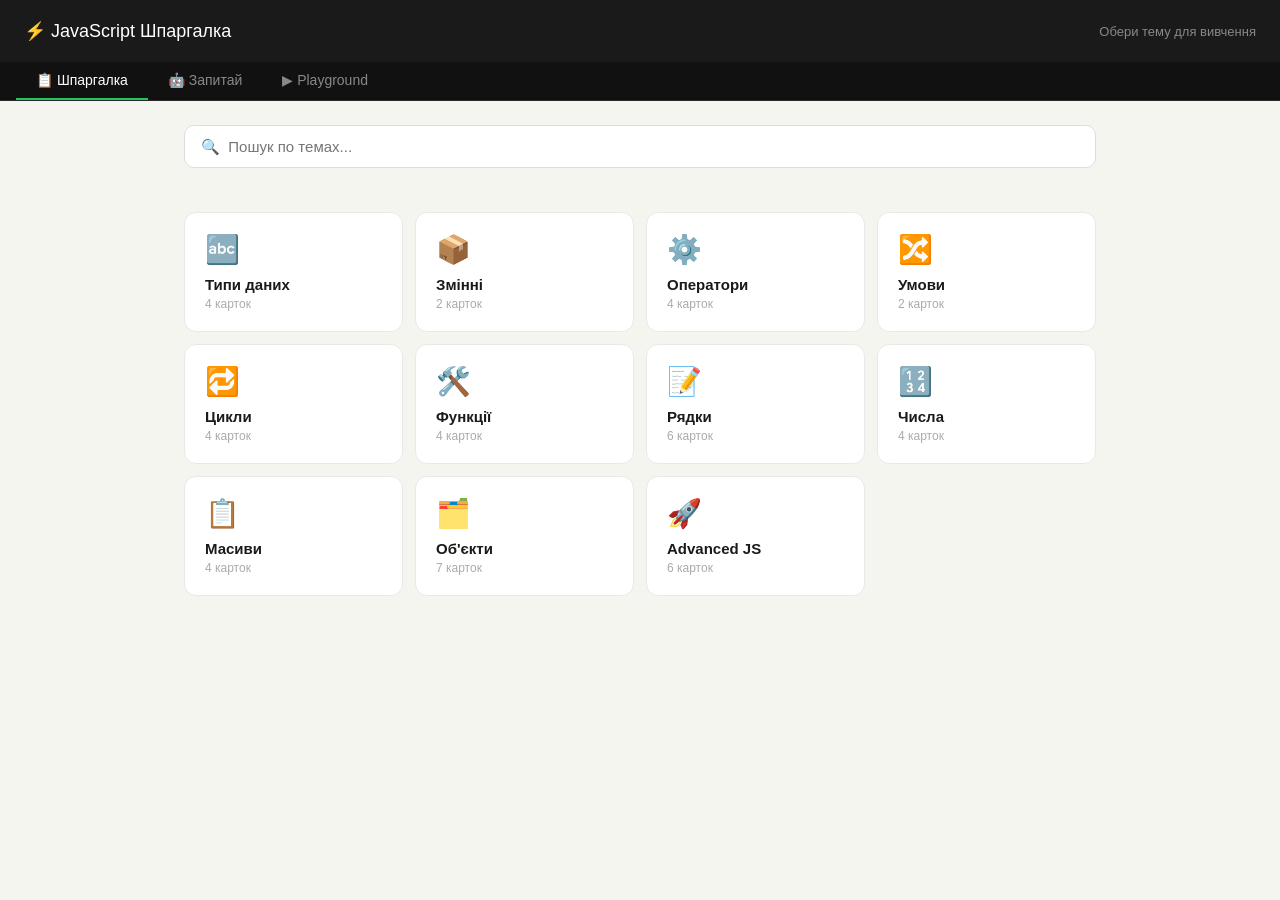
<file: index.html>
<!DOCTYPE html>
<html lang="uk">
<head>
  <meta charset="UTF-8">
  <meta name="viewport" content="width=device-width, initial-scale=1.0">
  <title>JavaScript Шпаргалка</title>
  <link rel="stylesheet" href="style.css">
  <style>
    body { display: flex; flex-direction: column; height: 100vh; overflow: hidden; }
    header { flex-shrink: 0; }

    .nav-tabs {
      display: flex;
      background: #111;
      border-bottom: 1px solid #2a2a2a;
      padding: 0 1rem;
      flex-shrink: 0;
    }
    .nav-tab {
      padding: 10px 20px;
      font-size: 14px;
      color: #888;
      cursor: pointer;
      border-bottom: 2px solid transparent;
      transition: all 0.15s;
      user-select: none;
    }
    .nav-tab:hover { color: #ccc; }
    .nav-tab.active { color: #fff; border-bottom-color: #22c55e; }

    /* ── Pages ── */
    .page { display: none; flex: 1; overflow-y: auto; }
    .page.active { display: block; }
    #page-playground { overflow: hidden; }
    #page-playground.active { display: flex; flex-direction: column; }

    #playground-frame { flex: 1; border: none; width: 100%; }

    /* ── Detail page ── */
    #page-detail.active { display: block; }

    .detail-back {
      display: inline-flex;
      align-items: center;
      gap: 8px;
      font-size: 15px;
      font-weight: 500;
      color: #fff;
      cursor: pointer;
      margin: 1.25rem 1.5rem 0;
      padding: 10px 20px;
      background: #2a2a2a;
      border: 1px solid #3a3a3a;
      border-radius: 10px;
      transition: all 0.15s;
      user-select: none;
    }
    .detail-back:hover { background: #333; border-color: #555; }

    .detail-container {
      max-width: 820px;
      margin: 0 auto;
      padding: 1rem 1.5rem 3rem;
    }

    .detail-title {
      font-size: 26px;
      font-weight: 600;
      color: #1a1a1a;
      margin-bottom: 0.5rem;
    }

    .detail-card {
      background: #fff;
      border: 1px solid #e8e8e8;
      border-radius: 12px;
      padding: 1.25rem;
      margin-bottom: 1rem;
    }

    .detail-card-title {
      font-size: 15px;
      font-weight: 600;
      color: #1a1a1a;
      margin-bottom: 6px;
    }

    .detail-card-desc {
      font-size: 13px;
      color: #666;
      line-height: 1.7;
      margin-bottom: 12px;
    }

    /* Код — кликабельный */
    .code-block {
      position: relative;
      cursor: pointer;
      border-radius: 8px;
      overflow: hidden;
    }

    .code-block pre {
      border-radius: 8px;
      margin: 0;
      transition: opacity 0.15s;
    }

    .code-block:hover pre { opacity: 0.85; }

    .code-hint {
      position: absolute;
      bottom: 8px;
      right: 10px;
      font-size: 11px;
      color: #22c55e;
      background: rgba(0,0,0,0.6);
      padding: 3px 8px;
      border-radius: 6px;
      opacity: 0;
      transition: opacity 0.15s;
      pointer-events: none;
      font-family: -apple-system, sans-serif;
    }

    .code-block:hover .code-hint { opacity: 1; }

    /* Toast */
    .toast {
      position: fixed;
      bottom: 24px;
      left: 50%;
      transform: translateX(-50%) translateY(10px);
      background: #22c55e;
      color: #fff;
      font-size: 13px;
      font-weight: 500;
      padding: 10px 20px;
      border-radius: 20px;
      opacity: 0;
      transition: all 0.25s;
      pointer-events: none;
      z-index: 999;
      font-family: -apple-system, sans-serif;
    }
    .toast.show {
      opacity: 1;
      transform: translateX(-50%) translateY(0);
    }

    /* ── Grid: теми ── */
    .topics-grid {
      display: grid;
      grid-template-columns: repeat(auto-fill, minmax(200px, 1fr));
      gap: 12px;
      padding: 1.5rem;
      max-width: 960px;
      margin: 0 auto;
    }

    .topic-card {
      background: #fff;
      border: 1px solid #e8e8e8;
      border-radius: 12px;
      padding: 1.25rem;
      cursor: pointer;
      transition: all 0.15s;
      user-select: none;
    }
    .topic-card:hover {
      border-color: #22c55e;
      transform: translateY(-2px);
      box-shadow: 0 4px 16px rgba(0,0,0,0.07);
    }

    .topic-icon { font-size: 28px; margin-bottom: 10px; }
    .topic-name { font-size: 15px; font-weight: 600; color: #1a1a1a; margin-bottom: 4px; }
    .topic-count { font-size: 12px; color: #aaa; }

    /* Search на головній */
    .search-wrap {
      padding: 1.5rem 1.5rem 0;
      max-width: 960px;
      margin: 0 auto;
    }



    .deep-explain {
      background: #f8f8f5;
      border-left: 3px solid #22c55e;
      border-radius: 0 10px 10px 0;
      padding: 1rem 1.25rem;
      margin-bottom: 1.5rem;
      font-size: 14px;
      line-height: 1.8;
      color: #333;
    }
    .deep-explain p { margin-bottom: 0.6rem; }
    .deep-explain ul, .deep-explain ol { padding-left: 1.5rem; margin: 0.5rem 0; }
    .deep-explain li { margin-bottom: 0.3rem; }
    .deep-explain code {
      background: #e8e8e4;
      padding: 1px 6px;
      border-radius: 4px;
      font-family: monospace;
      font-size: 13px;
    }
    .deep-example { margin-bottom: 1.25rem; }
    .deep-example-title {
      font-size: 14px;
      font-weight: 600;
      color: #555;
      margin-bottom: 8px;
    }
    .topic-card-item:hover {
      border-color: #22c55e !important;
      transform: translateX(4px);
    }
    .topic-card-item { transition: all 0.15s; }

    @media (prefers-color-scheme: dark) {
      .deep-explain {
        background: #1a2a1a;
        color: #ccc;
      }
      .deep-explain code { background: #2a3a2a; color: #e8e8e8; }
      .deep-example-title { color: #aaa; }
    }

    .search-section-label {
      font-size: 13px; font-weight: 600; color: #888;
      text-transform: uppercase; letter-spacing: 0.6px;
      margin: 1.5rem 0 0.5rem;
    }
    .search-empty {
      color: #888; font-size: 14px; line-height: 1.8;
      padding: 2rem 0;
      font-family: -apple-system, sans-serif;
    }

    @media (prefers-color-scheme: dark) {
      .detail-title { color: #e8e8e8; }
      .detail-card { background: #1e1e1e; border-color: #2a2a2a; }
      .detail-card-title { color: #e8e8e8; }
      .detail-card-desc { color: #aaa; }
      .topic-card { background: #1e1e1e; border-color: #2a2a2a; }
      .topic-name { color: #e8e8e8; }
    }
  </style>
</head>
<body>

<header>
  <h1>⚡ JavaScript Шпаргалка</h1>
  <span id="header-sub">Обери тему для вивчення</span>
</header>

<div class="nav-tabs">
  <span class="nav-tab active" id="nav-cheatsheet" onclick="showPage('cheatsheet')">📋 Шпаргалка</span>
  <span class="nav-tab" id="nav-search" onclick="showPage('search')">🤖 Запитай</span>
  <span class="nav-tab" id="nav-playground" onclick="showPage('playground')">▶ Playground</span>
</div>

<!-- Шпаргалка (сітка тем) -->
<div class="page active" id="page-cheatsheet">
  <div class="search-wrap">
    <input class="search-bar" id="search" placeholder="🔍  Пошук по темах..." oninput="filterTopics()">
  </div>
  <div class="topics-grid" id="topics-grid"></div>
</div>

<!-- Детальна сторінка теми -->
<div class="page" id="page-detail">
  <div class="detail-back" onclick="backToCheatsheet()">← Назад</div>
  <div class="detail-container" id="detail-content"></div>
</div>


<!-- Розумний пошук -->
<div class="page" id="page-search">
  <div class="detail-container" style="max-width:820px">
    <div style="margin-bottom:1rem">
      <input
        id="smart-search"
        class="search-bar"
        placeholder="Запитай наприклад: як додати елемент в масив, що таке this, як перебрати обʼєкт..."
        oninput="doSearch()"
        onkeydown="if(event.key==='Enter') doSearch()"
        autofocus
      >
    </div>
    <div id="search-results">
      <div class="search-empty">Введи питання щоб знайти відповідь...</div>
    </div>
  </div>
</div>

<!-- Playground -->
<div class="page" id="page-playground">
  <iframe id="playground-frame" src="playground.html"></iframe>
</div>

<div class="toast" id="toast">▶ Код відкрито в Playground!</div>

<script src="data.js"></script>
<script src="editor.js"></script>

</body>
</html>
</file>
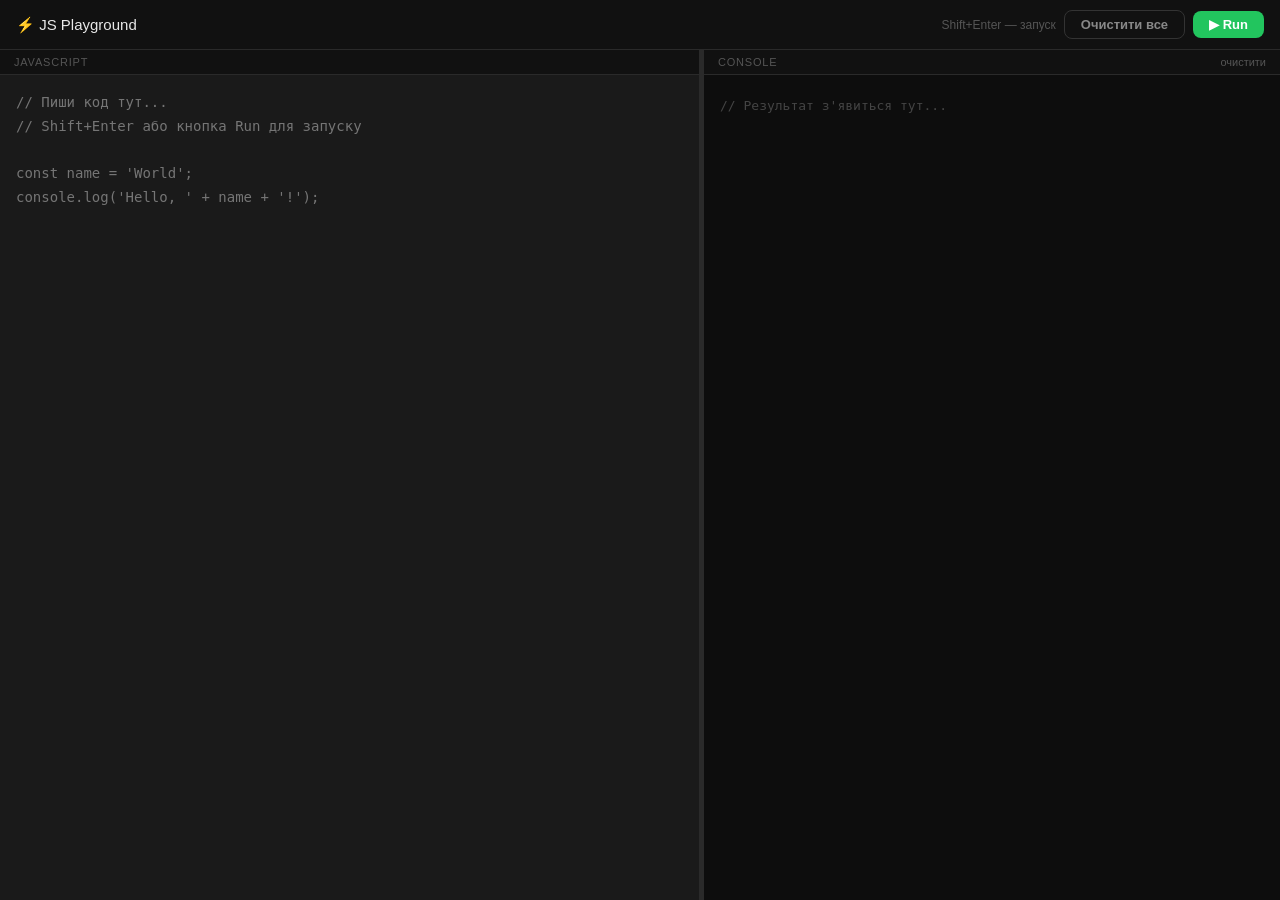
<file: playground.html>
<!DOCTYPE html>
<html lang="uk">
<head>
  <meta charset="UTF-8">
  <meta name="viewport" content="width=device-width, initial-scale=1.0">
  <title>JS Playground</title>
  <style>
    *, *::before, *::after { box-sizing: border-box; margin: 0; padding: 0; }

    body {
      font-family: -apple-system, BlinkMacSystemFont, 'Segoe UI', sans-serif;
      background: #1a1a1a;
      color: #e8e8e8;
      height: 100vh;
      display: flex;
      flex-direction: column;
      overflow: hidden;
    }

    /* ── Header ── */
    header {
      background: #111;
      border-bottom: 1px solid #2a2a2a;
      padding: 10px 16px;
      display: flex;
      align-items: center;
      gap: 12px;
      flex-shrink: 0;
    }

    header h1 {
      font-size: 15px;
      font-weight: 500;
      color: #e8e8e8;
    }

    .header-actions { display: flex; gap: 8px; margin-left: auto; align-items: center; }

    .btn {
      padding: 6px 16px;
      font-size: 13px;
      font-weight: 600;
      border: none;
      border-radius: 8px;
      cursor: pointer;
      transition: all 0.15s;
    }

    .btn-run {
      background: #22c55e;
      color: #fff;
    }
    .btn-run:hover { background: #16a34a; }
    .btn-run:active { transform: scale(0.97); }

    .btn-clear {
      background: transparent;
      color: #888;
      border: 1px solid #333;
    }
    .btn-clear:hover { color: #ccc; border-color: #555; }

    .hint {
      font-size: 12px;
      color: #555;
    }

    /* ── Main layout ── */
    .workspace {
      display: flex;
      flex: 1;
      overflow: hidden;
    }

    /* ── Editor pane ── */
    .editor-pane {
      flex: 1;
      display: flex;
      flex-direction: column;
      border-right: 1px solid #2a2a2a;
      min-width: 0;
    }

    .pane-label {
      font-size: 11px;
      color: #555;
      padding: 6px 14px;
      background: #111;
      border-bottom: 1px solid #2a2a2a;
      text-transform: uppercase;
      letter-spacing: 0.8px;
      flex-shrink: 0;
    }

    textarea#editor {
      flex: 1;
      background: #1a1a1a;
      color: #e8e8e8;
      font-family: 'Fira Code', 'Cascadia Code', 'Consolas', monospace;
      font-size: 14px;
      line-height: 1.7;
      border: none;
      outline: none;
      resize: none;
      padding: 16px;
      tab-size: 2;
      width: 100%;
    }

    /* ── Console pane ── */
    .console-pane {
      width: 45%;
      display: flex;
      flex-direction: column;
      min-width: 280px;
      flex-shrink: 0;
    }

    .console-header {
      font-size: 11px;
      color: #555;
      padding: 6px 14px;
      background: #111;
      border-bottom: 1px solid #2a2a2a;
      text-transform: uppercase;
      letter-spacing: 0.8px;
      display: flex;
      align-items: center;
      gap: 8px;
      flex-shrink: 0;
    }

    .console-clear {
      margin-left: auto;
      font-size: 11px;
      color: #555;
      cursor: pointer;
      background: none;
      border: none;
      color: #555;
      transition: color 0.15s;
    }
    .console-clear:hover { color: #aaa; }

    #console-output {
      flex: 1;
      overflow-y: auto;
      padding: 12px 16px;
      background: #0d0d0d;
      font-family: 'Fira Code', 'Cascadia Code', 'Consolas', monospace;
      font-size: 13px;
      line-height: 1.7;
    }

    .line { padding: 1px 0; white-space: pre-wrap; word-break: break-all; display: flex; gap: 8px; }
    .line-icon { flex-shrink: 0; width: 14px; color: #555; }
    .line.log   .line-text { color: #e8e8e8; }
    .line.warn  .line-text { color: #fbbf24; }
    .line.warn  .line-icon { color: #fbbf24; }
    .line.error .line-text { color: #f87171; }
    .line.error .line-icon { color: #f87171; }
    .line.info  .line-text { color: #60a5fa; }
    .line.info  .line-icon { color: #60a5fa; }
    .line.result .line-text { color: #a78bfa; }
    .line.result .line-icon { color: #a78bfa; }

    .run-separator {
      border: none;
      border-top: 1px solid #222;
      margin: 8px 0;
    }

    .empty-hint {
      color: #444;
      font-size: 13px;
      padding: 8px 0;
    }

    /* ── Resize handle ── */
    .resizer {
      width: 4px;
      background: #2a2a2a;
      cursor: col-resize;
      flex-shrink: 0;
      transition: background 0.15s;
    }
    .resizer:hover { background: #444; }

    /* ── Mobile ── */
    @media (max-width: 600px) {
      .workspace { flex-direction: column; }
      .editor-pane { border-right: none; border-bottom: 1px solid #2a2a2a; }
      .console-pane { width: 100%; min-width: 0; }
      .resizer { display: none; }
      .hint { display: none; }
    }
  </style>
</head>
<body>

<header>
  <h1>⚡ JS Playground</h1>
  <div class="header-actions">
    <span class="hint">Shift+Enter — запуск</span>
    <button class="btn btn-clear" onclick="clearAll()">Очистити все</button>
    <button class="btn btn-run" onclick="runCode()">▶ Run</button>
  </div>
</header>

<div class="workspace">
  <div class="editor-pane">
    <div class="pane-label">JavaScript</div>
    <textarea id="editor" spellcheck="false" placeholder="// Пиши код тут...
// Shift+Enter або кнопка Run для запуску

const name = 'World';
console.log('Hello, ' + name + '!');"></textarea>
  </div>

  <div class="resizer" id="resizer"></div>

  <div class="console-pane">
    <div class="console-header">
      Console
      <button class="console-clear" onclick="clearConsole()">очистити</button>
    </div>
    <div id="console-output">
      <div class="empty-hint">// Результат з'явиться тут...</div>
    </div>
  </div>
</div>

<script>
  const editor = document.getElementById('editor');
  const output = document.getElementById('console-output');
  let runCount = 0;

  /* ── Tab → 2 пробіли ── */
  editor.addEventListener('keydown', e => {
    if (e.key === 'Tab') {
      e.preventDefault();
      const s = editor.selectionStart;
      const end = editor.selectionEnd;
      editor.value = editor.value.substring(0, s) + '  ' + editor.value.substring(end);
      editor.selectionStart = editor.selectionEnd = s + 2;
    }
    if (e.key === 'Enter' && e.shiftKey) {
      e.preventDefault();
      runCode();
    }
  });

  /* ── Форматування значень ── */
  function fmt(val) {
    if (val === null) return 'null';
    if (val === undefined) return 'undefined';
    if (typeof val === 'string') return `'${val}'`;
    if (typeof val === 'function') return `[Function: ${val.name || 'anonymous'}]`;
    if (val instanceof Error) return `${val.name}: ${val.message}`;
    if (Array.isArray(val)) {
      if (val.length === 0) return '[]';
      return `[${val.map(fmt).join(', ')}]`;
    }
    if (typeof val === 'object') {
      try {
        const entries = Object.entries(val).map(([k,v]) => `${k}: ${fmt(v)}`).join(', ');
        return `{ ${entries} }`;
      } catch { return String(val); }
    }
    return String(val);
  }

  /* ── Додати рядок в консоль ── */
  function addLine(type, text, icon) {
    const div = document.createElement('div');
    div.className = 'line ' + type;
    div.innerHTML = `<span class="line-icon">${icon}</span><span class="line-text">${escHtml(text)}</span>`;
    output.appendChild(div);
  }

  function escHtml(s) {
    return String(s).replace(/&/g,'&amp;').replace(/</g,'&lt;').replace(/>/g,'&gt;');
  }

  /* ── Запуск ── */
  function runCode() {
    const code = editor.value.trim();
    if (!code) return;

    // Роздільник між запусками
    if (runCount > 0) {
      const hr = document.createElement('hr');
      hr.className = 'run-separator';
      output.appendChild(hr);
    }
    runCount++;

    // Видаляємо empty-hint
    const hint = output.querySelector('.empty-hint');
    if (hint) hint.remove();

    const lines = [];

    // Перехоплення console
    const orig = {
      log:   console.log,
      warn:  console.warn,
      error: console.error,
      info:  console.info,
    };

    console.log   = (...a) => { lines.push({ t:'log',   icon:'›', text: a.map(fmt).join(' ') }); orig.log(...a); };
    console.warn  = (...a) => { lines.push({ t:'warn',  icon:'⚠', text: a.map(fmt).join(' ') }); orig.warn(...a); };
    console.error = (...a) => { lines.push({ t:'error', icon:'✗', text: a.map(fmt).join(' ') }); orig.error(...a); };
    console.info  = (...a) => { lines.push({ t:'info',  icon:'ℹ', text: a.map(fmt).join(' ') }); orig.info(...a); };

    try {
      const result = eval(code);
      if (result !== undefined && lines.length === 0) {
        lines.push({ t:'result', icon:'←', text: fmt(result) });
      }
    } catch(err) {
      lines.push({ t:'error', icon:'✗', text: err.message });
    }

    // Відновлення console
    Object.assign(console, orig);

    if (lines.length === 0) {
      lines.push({ t:'log', icon:'✓', text: 'Виконано (немає виводу)' });
    }

    lines.forEach(l => addLine(l.t, l.text, l.icon));
    output.scrollTop = output.scrollHeight;
  }

  function clearConsole() {
    output.innerHTML = '<div class="empty-hint">// Результат з\'явиться тут...</div>';
    runCount = 0;
  }

  function clearEditor() {
    editor.value = '';
    editor.focus();
  }

  function clearAll() {
    clearEditor();
    clearConsole();
  }

  /* ── Resize панелей ── */
  const resizer = document.getElementById('resizer');
  const workspace = document.querySelector('.workspace');
  let isResizing = false;

  resizer.addEventListener('mousedown', e => {
    isResizing = true;
    document.body.style.cursor = 'col-resize';
    document.body.style.userSelect = 'none';
  });

  document.addEventListener('mousemove', e => {
    if (!isResizing) return;
    const rect = workspace.getBoundingClientRect();
    const total = rect.width;
    const editorWidth = e.clientX - rect.left;
    const pct = Math.min(Math.max(editorWidth / total * 100, 25), 75);
    document.querySelector('.editor-pane').style.flex = 'none';
    document.querySelector('.editor-pane').style.width = pct + '%';
    document.querySelector('.console-pane').style.width = (100 - pct) + '%';
  });

  document.addEventListener('mouseup', () => {
    isResizing = false;
    document.body.style.cursor = '';
    document.body.style.userSelect = '';
  });

  /* ── Читаємо код переданий зі шпаргалки ── */
  const savedCode = localStorage.getItem('playground_code');
  if (savedCode) {
    editor.value = savedCode;
    localStorage.removeItem('playground_code');
  }

</script>

</body>
</html>
</file>
<file: style.css>
*, *::before, *::after {
  box-sizing: border-box;
  margin: 0;
  padding: 0;
}

body {
  font-family: -apple-system, BlinkMacSystemFont, 'Segoe UI', sans-serif;
  background: #f5f5f0;
  color: #1a1a1a;
  min-height: 100vh;
}

header {
  background: #1a1a1a;
  color: #fff;
  padding: 1.25rem 1.5rem;
  display: flex;
  align-items: center;
  gap: 12px;
  position: sticky;
  top: 0;
  z-index: 100;
}
header h1 { font-size: 18px; font-weight: 500; }
header span { font-size: 13px; color: #888; margin-left: auto; }

.container { max-width: 960px; margin: 0 auto; padding: 1.5rem; }

.search-bar {
  width: 100%; padding: 12px 16px; font-size: 15px;
  border: 1px solid #ddd; border-radius: 10px;
  background: #fff; color: #1a1a1a;
  margin-bottom: 1.25rem; outline: none;
}
.search-bar:focus { border-color: #555; }

.tabs { display: flex; flex-wrap: wrap; gap: 6px; margin-bottom: 1.5rem; }
.tab {
  padding: 7px 15px; font-size: 13px;
  border: 1px solid #ddd; border-radius: 20px;
  cursor: pointer; background: #fff; color: #555; transition: all 0.15s;
}
.tab:hover { border-color: #999; color: #1a1a1a; }
.tab.active { background: #1a1a1a; color: #fff; border-color: #1a1a1a; }

.section { margin-bottom: 2rem; }
.section-title {
  font-size: 20px; font-weight: 600; color: #1a1a1a;
  margin-bottom: 1rem; padding-bottom: 8px;
  border-bottom: 2px solid #1a1a1a;
}

.cards-grid {
  display: grid;
  grid-template-columns: repeat(auto-fill, minmax(420px, 1fr));
  gap: 12px;
}

.card {
  background: #fff; border: 1px solid #e8e8e8;
  border-radius: 12px; padding: 1rem 1.25rem;
}
.card-title { font-size: 15px; font-weight: 600; color: #1a1a1a; margin-bottom: 6px; }
.card-desc { font-size: 14px; color: #666; margin-bottom: 10px; line-height: 1.7; }

/* code preview */
pre {
  background: #1a1a1a; color: #e8e8e8;
  border-radius: 8px 8px 0 0;
  padding: 12px 14px; font-size: 12.5px;
  overflow-x: auto; line-height: 1.65;
  font-family: 'Fira Code','Cascadia Code','Consolas',monospace;
  white-space: pre; margin: 0;
}

/* toolbar */
.editor-toolbar {
  display: flex; align-items: center; gap: 6px;
  background: #111; padding: 6px 10px;
  border-top: 1px solid #2a2a2a;
}

.btn-run {
  padding: 4px 14px; font-size: 12px; font-weight: 600;
  background: #22c55e; color: #fff;
  border: none; border-radius: 6px;
  cursor: pointer; transition: background 0.15s;
}
.btn-run:hover { background: #16a34a; }

.btn-reset {
  padding: 4px 10px; font-size: 12px;
  background: transparent; color: #888;
  border: 1px solid #333; border-radius: 6px;
  cursor: pointer; transition: all 0.15s;
}
.btn-reset:hover { color: #ccc; border-color: #555; }

.toolbar-hint { font-size: 11px; color: #555; margin-left: auto; }

/* editable textarea */
.code-editor {
  width: 100%;
  background: #1a1a1a; color: #e8e8e8;
  font-family: 'Fira Code','Cascadia Code','Consolas',monospace;
  font-size: 14px; line-height: 1.65;
  border: none; outline: none;
  resize: vertical; padding: 12px 14px;
  min-height: 80px; tab-size: 2;
  display: none;
}

.card.editing pre { display: none; }
.card.editing .code-editor { display: block; }

/* console output */
.console-output {
  background: #0d0d0d;
  border-radius: 0 0 8px 8px;
  padding: 0; max-height: 0; overflow: hidden;
  transition: max-height 0.2s ease, padding 0.2s ease;
  font-family: 'Fira Code','Cascadia Code','Consolas',monospace;
  font-size: 12px;
  border-top: 1px solid #222;
}
.console-output.has-output {
  max-height: 300px; padding: 10px 14px; overflow-y: auto;
}

.console-line { line-height: 1.7; padding: 1px 0; white-space: pre-wrap; word-break: break-all; }
.console-line.log   { color: #e8e8e8; }
.console-line.warn  { color: #fbbf24; }
.console-line.error { color: #f87171; }
.console-line.info  { color: #60a5fa; }
.console-line.result { color: #a78bfa; }
.console-line.divider {
  color: #444; border-top: 1px solid #222;
  margin-top: 6px; padding-top: 6px; font-size: 11px;
}

.empty { text-align: center; color: #999; padding: 3rem 0; font-size: 15px; }

@media (max-width: 600px) {
  .cards-grid { grid-template-columns: 1fr; }
  header h1 { font-size: 16px; }
}

@media (prefers-color-scheme: dark) {
  body { background: #111; color: #e8e8e8; }
  header { background: #000; }
  .search-bar { background: #1e1e1e; border-color: #333; color: #e8e8e8; }
  .search-bar:focus { border-color: #666; }
  .tab { background: #1e1e1e; border-color: #333; color: #aaa; }
  .tab:hover { border-color: #666; color: #e8e8e8; }
  .tab.active { background: #e8e8e8; color: #111; border-color: #e8e8e8; }
  .section-title { color: #e8e8e8; border-color: #444; }
  .card { background: #1e1e1e; border-color: #2a2a2a; }
  .card-title { color: #e8e8e8; }
  .card-desc { color: #aaa; }
  .btn-reset { border-color: #444; }
  .empty { color: #666; }
}

/* ── Порівняння методів ── */
.compare-block {
  margin-top: 2rem;
  border-top: 1px solid #e8e8e8;
  padding-top: 1.5rem;
}

.compare-title {
  font-size: 17px;
  font-weight: 600;
  color: #1a1a1a;
  margin-bottom: 1rem;
}

.compare-grid {
  display: grid;
  grid-template-columns: repeat(auto-fill, minmax(280px, 1fr));
  gap: 12px;
  margin-bottom: 1rem;
}

.compare-card {
  background: #f8f8f5;
  border: 1px solid #e8e8e8;
  border-radius: 10px;
  padding: 1rem;
}

.compare-method {
  font-size: 14px;
  font-weight: 700;
  color: #1a1a1a;
  margin-bottom: 8px;
  font-family: 'Fira Code', monospace;
}

.compare-pro {
  font-size: 13px;
  color: #16a34a;
  margin-top: 8px;
  line-height: 1.5;
}

.compare-con {
  font-size: 13px;
  color: #dc2626;
  margin-top: 4px;
  line-height: 1.5;
}

.compare-winner {
  background: #f0fdf4;
  border: 1px solid #bbf7d0;
  border-radius: 10px;
  padding: 12px 16px;
  font-size: 14px;
  color: #15803d;
  line-height: 1.6;
}

@media (prefers-color-scheme: dark) {
  .compare-block { border-color: #2a2a2a; }
  .compare-title { color: #e8e8e8; }
  .compare-card { background: #1a1a1a; border-color: #2a2a2a; }
  .compare-method { color: #e8e8e8; }
  .compare-winner { background: #0a1f0a; border-color: #1a4a1a; color: #4ade80; }
}
</file>
